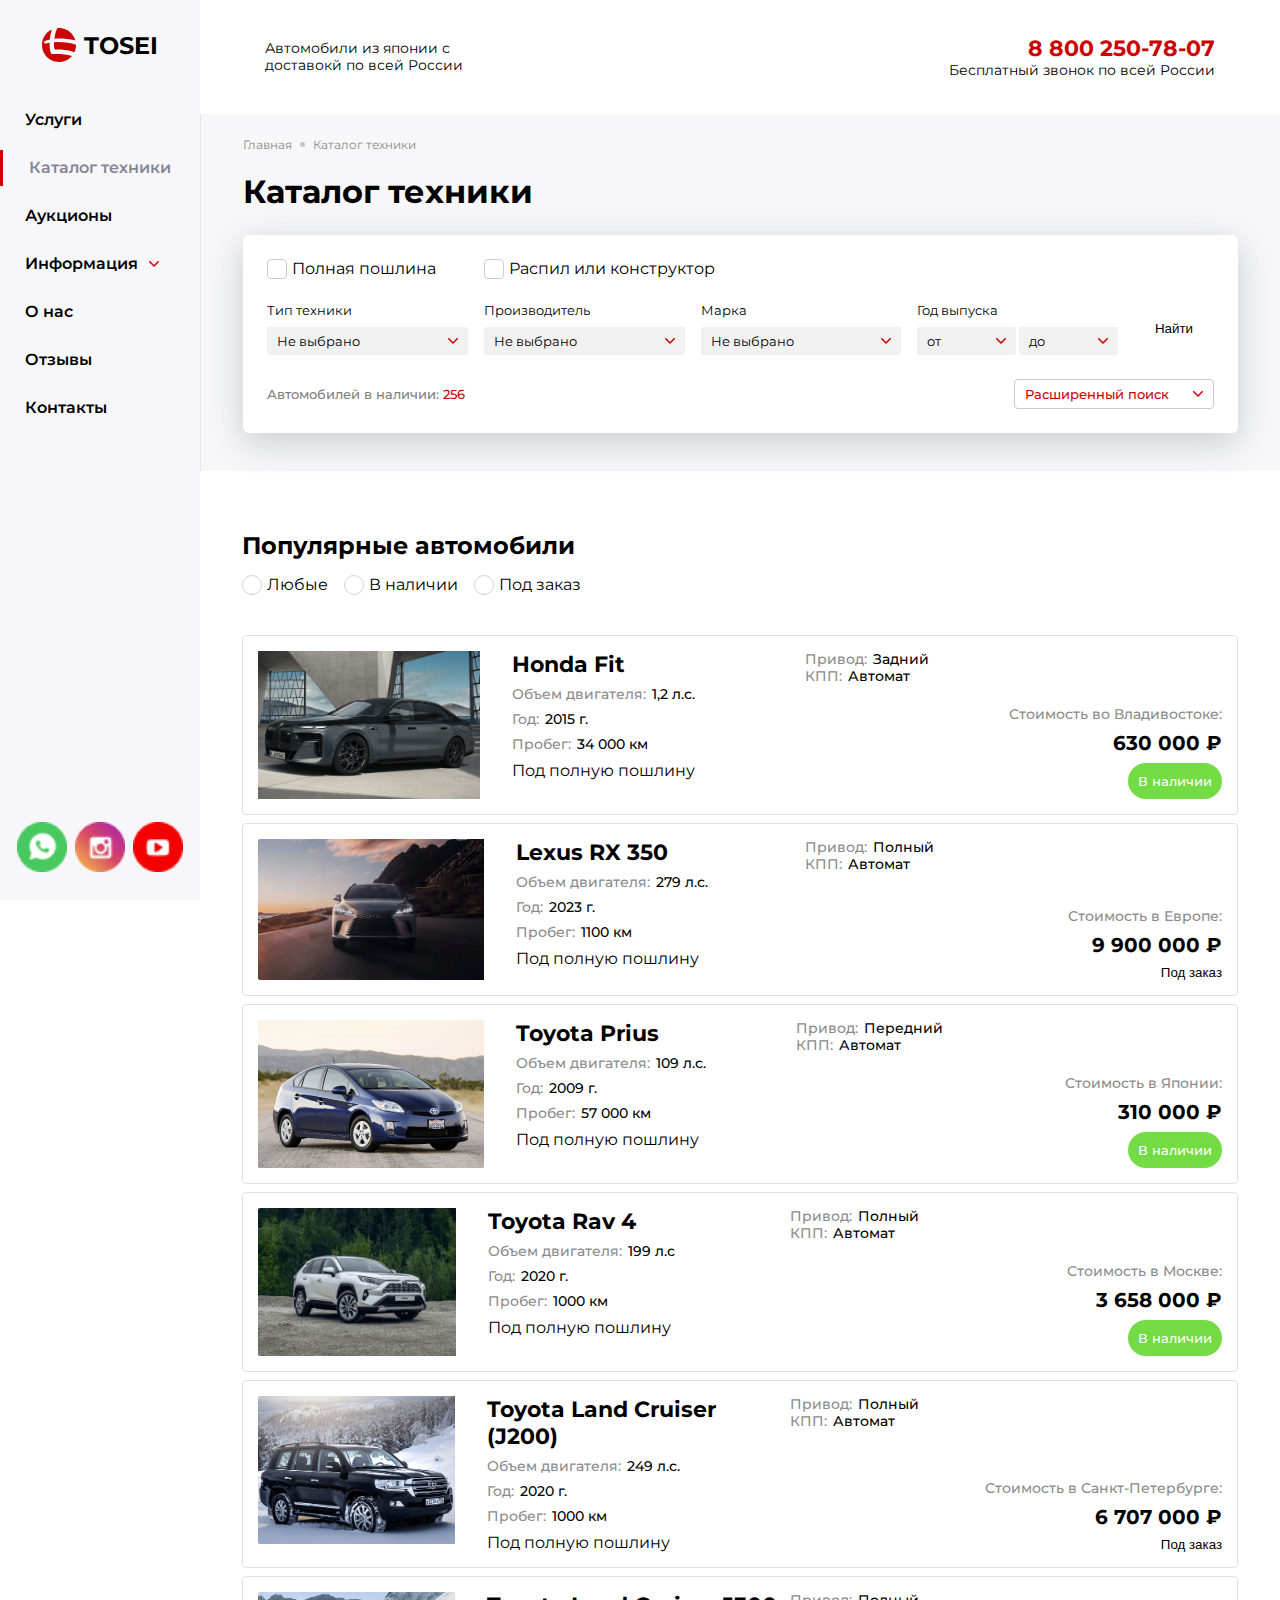
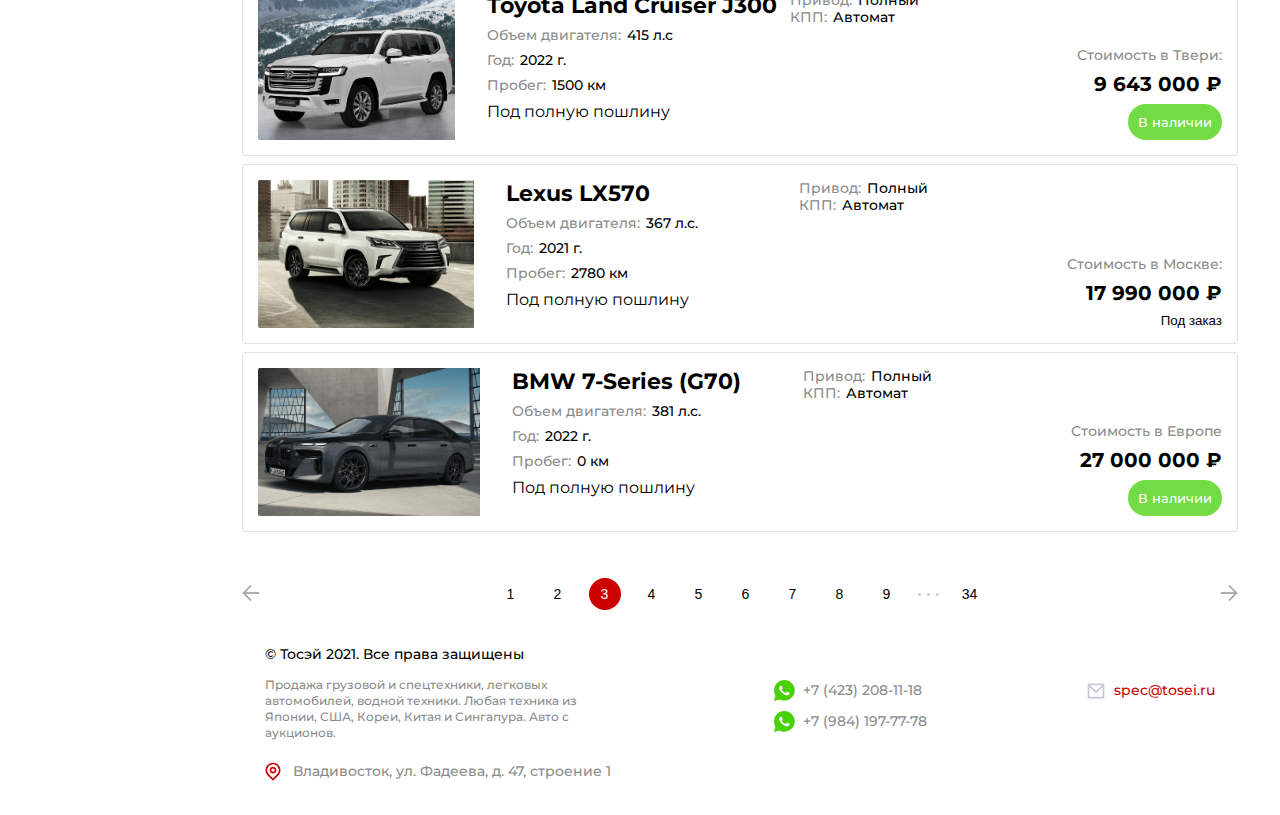
<file: catalog.html>
<!DOCTYPE html>
<html lang="ru">

<head>
    <meta charset="UTF-8">
    <meta http-equiv="X-UA-Compatible" content="IE=edge">
    <meta name="viewport" content="width=device-width, initial-scale=1.0">
    <title>Каталог техники</title>

    <link rel="preconnect" href="https://fonts.googleapis.com">
    <link rel="preconnect" href="https://fonts.gstatic.com" crossorigin>
    <link
        href="https://fonts.googleapis.com/css2?family=Inter:wght@400;600&family=Montserrat:wght@400;500;600;700&family=Roboto&display=swap"
        rel="stylesheet">

    <link rel="stylesheet" href="css/style.css">
</head>

<body>
    <aside class="aside">
        <a href="index.html" class="logo">
            <img class="logo__img" src="img/logo.svg" alt="">
            <span class="logo__text">Tosei</span>
        </a>

        <ul class="aside__list">
            <li class="aside__list-item">Услуги</li>
            <li class="aside__list-item aside__list-item--active">
                <a class="aside__list-link" href="catalog.html">Каталог техники</a>
            </li>
            <li class="aside__list-item">Аукционы</li>
            <li class="aside__list-item aside__list-item--arrow">
                Информация
                <img src="img/chevron.svg" alt="">
            </li>
            <li class="aside__list-item">О нас</li>
            <li class="aside__list-item">Отзывы</li>
            <li class="aside__list-item">
                <a class="aside__list-link" href="contact.html">Контакты</a>
            </li>
        </ul>

        <div class="aside__socials">
            <img src="img/socials-1.png" alt="">
            <img src="img/socials-2.png" alt="">
            <img src="img/socials-3.png" alt="">
        </div>
    </aside>

    <div class="inner">
        <header class="header">
            <p class="header__text">Автомобили из японии с <br> доставокй по всей России</p>

            <div class="header__info">
                <a class="phone--red" href="tel:88002507807">8 800 250-78-07</a>
                <p class="header__text">Бесплатный звонок по всей России</p>
            </div>
        </header>

        <section class="catalog">
            <div class="catalog__banner">
                <div class="breadcrumbs">
                    <span class="breadcrumbs__text">Главная</span>
                    <div class="breadcrumbs__circle"></div>
                    <span class="breadcrumbs__text">Каталог техники</span>
                </div>

                <h1 class="catalog__title">Каталог техники</h1>

                <div class="filter">
                    <form class="filter__form" action="#">
                        <div class="filter__row">
                            <div class="filter__checkbox">
                                <input class="filter__input" type="checkbox" id="checkbox_1">
                                <label class="filter__label" for="checkbox_1">Полная пошлина</label>
                            </div>

                            <div class="filter__checkbox">
                                <input class="filter__input" type="checkbox" id="checkbox_2">
                                <label class="filter__label" for="checkbox_2">Распил или конструктор</label>
                            </div>
                        </div>

                        <div class="filter__row filter__select-row">
                            <div class="filter__select">
                                <span class="filter__select-text">Тип техники</span>
                                <div class="filter__select-box">
                                    <span>Не выбрано</span>
                                    <img src="img/chevron.svg" alt="">
                                </div>
                            </div>

                            <div class="filter__select">
                                <span class="filter__select-text"> Производитель</span>
                                <div class="filter__select-box">
                                    <span>Не выбрано</span>
                                    <img src="img/chevron.svg" alt="">
                                </div>
                            </div>

                            <div class="filter__select">
                                <span class="filter__select-text">Марка</span>
                                <div class="filter__select-box">
                                    <span>Не выбрано</span>
                                    <img src="img/chevron.svg" alt="">
                                </div>
                            </div>

                            <div class="filter__select">
                                <span class="filter__select-text">Год выпуска</span>
                                <div class="filter__select-wrapper">
                                    <div class="filter__select-box">
                                        <span>от</span>
                                        <img src="img/chevron.svg" alt="">
                                    </div>
                                    <div class="filter__select-box">
                                        <span>до</span>
                                        <img src="img/chevron.svg" alt="">
                                    </div>
                                </div>
                            </div>

                            <button class="filter__btn">Найти</button>
                        </div>

                        <div class="filter__row">
                            <div class="filter__text">
                                Автомобилей в наличии: <span class="filter__text--accent">256</span>
                            </div>
                            <div class="filter__search-type">
                                <span>Расширенный поиск</span>
                                <img src="img/chevron.svg" alt="">
                            </div>
                        </div>
                    </form>
                </div>
            </div>

            <div class="catalog__wrapper">
                <div class="sort">
                    <h2 class="sort__title section-title">Популярные автомобили</h2>

                    <div class="sort__wrapper">
                        <div class="sort__radio">
                            <input class="sort__input" name="male" type="radio" id="radio_1">
                            <label class="sort__label" for="radio_1">Любые</label>
                        </div>

                        <div class="sort__radio">
                            <input class="sort__input" name="male" type="radio" id="radio_2">
                            <label class="sort__label" for="radio_2">В наличии</label>
                        </div>


                        <div class="sort__radio">
                            <input class="sort__input" name="male" type="radio" id="radio_3">
                            <label class="sort__label" for="radio_3">Под заказ</label>
                        </div>
                    </div>
                </div>

                <div class="popular">
                    <div class="popular__cars">
                        <img class="popular__img" src="img/bmw_7-series_picthers.png" alt="">
                        <div class="popular__info">
                            <h3 class="popular__title-cars">Honda Fit</h3>
                            <span class="popular__description">Объем двигателя: <p
                                    class="popular__description-information">
                                    1,2 л.с.</p></span>
                            <span class="popular__description">Год: <p class="popular__description-information">2015 г.
                                </p>
                            </span>
                            <span class="popular__description">Пробег: <p class="popular__description-information">34
                                    000 км
                                </p></span>
                            <span class="popular__description-information">Под полную пошлину</span>
                        </div>

                        <div class="popular__drive">
                            <span class="popular__description">Привод: <p class="popular__description-information">
                                    Задний
                                </p></span>
                            <span class="popular__description">КПП: <p class="popular__description-information">Автомат
                                </p>
                            </span>
                        </div>

                        <div class="popular__price">
                            <span class="popular__description">Стоимость во Владивостоке:</span>
                            <p class="popular__check">630 000 ₽</p>
                            <button class="popular__btn">В наличии</button>
                        </div>
                    </div>

                    <div class="popular__cars">
                        <img class="popular__img__update" src="img/lexus_rx_350_picthers.png" alt="">
                        <div class="popular__info">
                            <h3 class="popular__title-cars"> Lexus RX 350</h3>
                            <span class="popular__description">Объем двигателя: <p
                                    class="popular__description-information">
                                    279 л.с.</p></span>
                            <span class="popular__description">Год: <p class="popular__description-information">2023 г.
                                </p>
                            </span>
                            <span class="popular__description">Пробег: <p class="popular__description-information">1100

                                    км</p></span>
                            <span class="popular__description-information">Под полную пошлину</span>
                        </div>

                        <div class="popular__drive">
                            <span class="popular__description">Привод: <p class="popular__description-information">
                                    Полный
                                </p></span>
                            <span class="popular__description">КПП: <p class="popular__description-information">Автомат
                                </p>
                            </span>
                        </div>

                        <div class="popular__price">
                            <span class="popular__description">Стоимость в Европе:</span>
                            <p class="popular__check">9 900 000 ₽</p>
                            <button class="popular__btn-second">Под заказ</button>
                        </div>
                    </div>

                    <div class="popular__cars">
                        <img class="popular__img" src="img/car-3.png" alt="">
                        <div class="popular__info">
                            <h3 class="popular__title-cars">Toyota Prius</h3>
                            <span class="popular__description">Объем двигателя: <p
                                    class="popular__description-information">
                                    109 л.с.</p></span>
                            <span class="popular__description">Год: <p class="popular__description-information">2009 г.
                                </p>
                            </span>
                            <span class="popular__description">Пробег: <p class="popular__description-information">57
                                    000 км
                                </p></span>
                            <span class="popular__description-information">Под полную пошлину</span>
                        </div>

                        <div class="popular__drive">
                            <span class="popular__description">Привод: <p class="popular__description-information">
                                    Передний
                                </p></span>
                            <span class="popular__description">КПП: <p class="popular__description-information">Автомат
                                </p>
                            </span>
                        </div>

                        <div class="popular__price">
                            <span class="popular__description">Стоимость в Японии:</span>
                            <p class="popular__check">310 000 ₽</p>
                            <button class="popular__btn">В наличии</button>
                        </div>
                    </div>

                    <div class="popular__cars">
                        <img class="popular__img__update" src="img/toyota_rav4.png" alt="">
                        <div class="popular__info">
                            <h3 class="popular__title-cars">Toyota Rav 4</h3>
                            <span class="popular__description">Объем двигателя: <p
                                    class="popular__description-information">
                                    199 л.с</p></span>
                            <span class="popular__description">Год: <p class="popular__description-information">2020 г.
                                </p>
                            </span>
                            <span class="popular__description">Пробег: <p class="popular__description-information">
                                    1000 км
                                </p></span>
                            <span class="popular__description-information">Под полную пошлину</span>
                        </div>

                        <div class="popular__drive">
                            <span class="popular__description">Привод: <p class="popular__description-information">
                                    Полный
                                </p></span>
                            <span class="popular__description">КПП: <p class="popular__description-information">Автомат
                                </p>
                            </span>
                        </div>

                        <div class="popular__price">
                            <span class="popular__description">Стоимость в Москве:</span>
                            <p class="popular__check">3 658 000 ₽</p>
                            <button class="popular__btn">В наличии</button>
                        </div>
                    </div>

                    <div class="popular__cars">
                        <img class="popular__img__update" src="img/toyota_land_cruiser_picthers.png" alt="">
                        <div class="popular__info">
                            <h3 class="popular__title-cars">Toyota Land Cruiser (J200)</h3>
                            <span class="popular__description">Объем двигателя: <p
                                    class="popular__description-information">
                                    249 л.с.</p></span>
                            <span class="popular__description">Год: <p class="popular__description-information">2020 г.
                                </p>
                            </span>
                            <span class="popular__description">Пробег: <p class="popular__description-information">1000
                                    км</p></span>
                            <span class="popular__description-information">Под полную пошлину</span>
                        </div>

                        <div class="popular__drive">
                            <span class="popular__description">Привод: <p class="popular__description-information">
                                    Полный
                                </p></span>
                            <span class="popular__description">КПП: <p class="popular__description-information">Автомат
                                </p>
                            </span>
                        </div>

                        <div class="popular__price">
                            <span class="popular__description">Стоимость в Санкт-Петербурге:</span>
                            <p class="popular__check">6 707 000 ₽</p>
                            <button class="popular__btn-second">Под заказ</button>
                        </div>
                    </div>

                    <div class="popular__cars">
                        <img class="popular__img__update" src="img/_toyota_land_cruiser_300_pitchers.png" alt="">
                        <div class="popular__info">
                            <h3 class="popular__title-cars">Toyota Land Cruiser J300</h3>
                            <span class="popular__description">Объем двигателя: <p
                                    class="popular__description-information">
                                    415 л.с</p></span>
                            <span class="popular__description">Год: <p class="popular__description-information">2022 г.
                                </p>
                            </span>
                            <span class="popular__description">Пробег: <p class="popular__description-information">
                                    1500 км
                                </p></span>
                            <span class="popular__description-information">Под полную пошлину</span>
                        </div>

                        <div class="popular__drive">
                            <span class="popular__description">Привод: <p class="popular__description-information">
                                    Полный
                                </p></span>
                            <span class="popular__description">КПП: <p class="popular__description-information">Автомат
                                </p>
                            </span>
                        </div>

                        <div class="popular__price">
                            <span class="popular__description">Стоимость в Твери:</span>
                            <p class="popular__check">9 643 000 ₽</p>
                            <button class="popular__btn">В наличии</button>
                        </div>
                    </div>
                    <div class="popular__cars">
                        <img class="popular__img__update" src="img/lexus_570_picthers.png" alt="">
                        <div class="popular__info">
                            <h3 class="popular__title-cars">Lexus LX570</h3>
                            <span class="popular__description">Объем двигателя: <p
                                    class="popular__description-information">
                                    367 л.с.</p></span>
                            <span class="popular__description">Год: <p class="popular__description-information">2021 г.
                                </p>
                            </span>
                            <span class="popular__description">Пробег: <p class="popular__description-information">
                                    2780
                                    км</p></span>
                            <span class="popular__description-information">Под полную пошлину</span>
                        </div>

                        <div class="popular__drive">
                            <span class="popular__description">Привод: <p class="popular__description-information">
                                    Полный
                                </p></span>
                            <span class="popular__description">КПП: <p class="popular__description-information">Автомат
                                </p>
                            </span>
                        </div>

                        <div class="popular__price">
                            <span class="popular__description">Стоимость в Москве:</span>
                            <p class="popular__check">17 990 000 ₽</p>
                            <button class="popular__btn-second">Под заказ</button>
                        </div>
                    </div>

                    <div class="popular__cars">
                        <img class="popular__img__update" src="img/bmw_7-series_picthers.png" alt="">
                        <div class="popular__info">
                            <h3 class="popular__title-cars">BMW 7-Series (G70)</h3>
                            <span class="popular__description">Объем двигателя: <p
                                    class="popular__description-information">
                                    381 л.с.</p></span>
                            <span class="popular__description">Год: <p class="popular__description-information">2022 г.
                                </p>
                            </span>
                            <span class="popular__description">Пробег: <p class="popular__description-information">
                                    0 км
                                </p></span>
                            <span class="popular__description-information">Под полную пошлину</span>
                        </div>

                        <div class="popular__drive">
                            <span class="popular__description">Привод: <p class="popular__description-information">
                                    Полный
                                </p></span>
                            <span class="popular__description">КПП: <p class="popular__description-information">Автомат
                                </p>
                            </span>
                        </div>

                        <div class="popular__price">
                            <span class="popular__description">Стоимость в Европе</span>
                            <p class="popular__check">27 000 000 ₽</p>
                            <button class="popular__btn">В наличии</button>
                        </div>
                    </div>
                </div>
            </div>
        </section>

        <div class="pagination">
            <button class="pagination__prev">
                <img src="img/prev.svg" alt="prev button">
            </button>

            <div class="pagination__wrap">
                <button class="pagination__page">
                    1
                </button>
                <button class="pagination__page">
                    2
                </button>
                <button class="pagination__page pagination__page--active">
                    3
                </button>
                <button class="pagination__page">
                    4
                </button>
                <button class="pagination__page">
                    5
                </button>
                <button class="pagination__page">
                    6
                </button>
                <button class="pagination__page">
                    7
                </button>
                <button class="pagination__page">
                    8
                </button>
                <button class="pagination__page">
                    9
                </button>
                <div class="pagination__hide">
                    <div class="pagination__hide-dot"></div>
                    <div class="pagination__hide-dot"></div>
                    <div class="pagination__hide-dot"></div>
                </div>
                <button class="pagination__page">
                    34
                </button>
            </div>

            <button class="pagination__next">
                <img src="img/next.svg" alt="next button">
            </button>

        </div>

        <footer class="footer">
            <h2 class="footer__title">
                © Тосэй 2021. Все права защищены
            </h2>

            <div class="footer__row">
                <div class="footer__col">
                    <p class="footer__desc">Продажа грузовой и спецтехники, легковых автомобилей, водной техники. Любая
                        техника из Японии, США, Кореи, Китая и Сингапура. Авто с аукционов.</p>
                    <p class="footer__text">
                        <img src="img/map.svg" alt="">
                        Владивосток, ул. Фадеева, д. 47, строение 1
                    </p>
                </div>

                <div class="connection__col">
                    <div class="connection__info">
                        <img src="img/watchsap.svg" alt="">

                        <a class="connection__tel" href="tel:88002507807">+7 (423) 208-11-18</a>
                    </div>

                    <div class="connection__info">
                        <img src="img/watchsap.svg" alt="">

                        <a class="connection__tel" href="tel:88002507807">+7 (984) 197-77-78</a>
                    </div>
                </div>

                <div class="connection__col">
                    <div class="connection__info">
                        <img src="img/mail-line.svg" alt="">

                        <a class="connection__mail" href="mailto:spec@toseiru">spec@tosei.ru</a>
                    </div>
                </div>
            </div>

        </footer>
    </div>

</body>

</html>
</file>
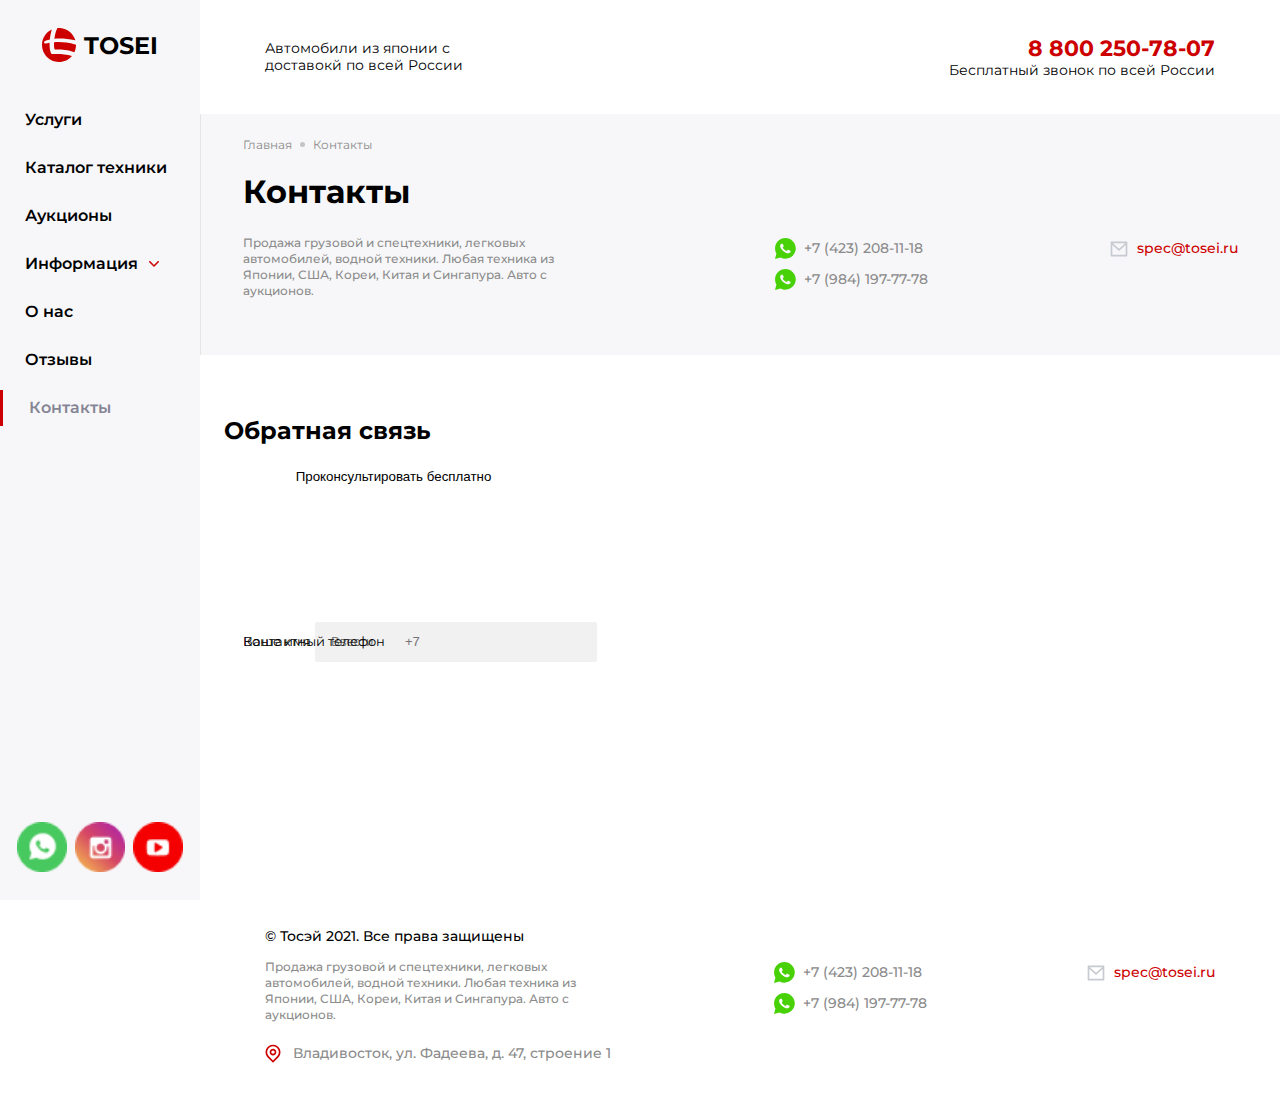
<file: contact.html>
<!DOCTYPE html>
<html lang="ru">

<head>
    <meta charset="UTF-8">
    <meta http-equiv="X-UA-Compatible" content="IE=edge">
    <meta name="viewport" content="width=device-width, initial-scale=1.0">
    <title>Контакты</title>

    <link rel="preconnect" href="https://fonts.googleapis.com">
    <link rel="preconnect" href="https://fonts.gstatic.com" crossorigin>
    <link
        href="https://fonts.googleapis.com/css2?family=Inter:wght@400;600&family=Montserrat:wght@400;500;600;700&family=Roboto&display=swap"
        rel="stylesheet">

    <link rel="stylesheet" href="css/style.css">
</head>

<body>
    <aside class="aside">
        <a href="index.html" class="logo">
            <img class="logo__img" src="img/logo.svg" alt="">
            <span class="logo__text">Tosei</span>
        </a>

        <ul class="aside__list">
            <li class="aside__list-item">Услуги</li>
            <li class="aside__list-item">
                <a class="aside__list-link" href="catalog.html">Каталог техники</a>
            </li>
            <li class="aside__list-item">Аукционы</li>
            <li class="aside__list-item aside__list-item--arrow">
                Информация
                <img src="img/chevron.svg" alt="">
            </li>
            <li class="aside__list-item">О нас</li>
            <li class="aside__list-item">Отзывы</li>
            <li class="aside__list-item aside__list-item--active">
                <a class="aside__list-link" href="contact.html">Контакты</a>
            </li>
        </ul>

        <div class="aside__socials">
            <img src="img/socials-1.png" alt="">
            <img src="img/socials-2.png" alt="">
            <img src="img/socials-3.png" alt="">
        </div>
    </aside>

    <div class="inner">
        <header class="header">
            <p class="header__text">Автомобили из японии с <br> доставокй по всей России</p>

            <div class="header__info">
                <a class="phone--red" href="tel:88002507807">8 800 250-78-07</a>
                <p class="header__text">Бесплатный звонок по всей России</p>
            </div>
        </header>

        <section class="contact">
            <div class="catalog__banner">
                <div class="breadcrumbs">
                    <span class="breadcrumbs__text">Главная</span>
                    <div class="breadcrumbs__circle"></div>
                    <span class="breadcrumbs__text">Контакты</span>
                </div>

                <h1 class="catalog__title">Контакты</h1>

                <div class="footer__row">
                    <div class="footer__col">
                        <p class="footer__desc">Продажа грузовой и спецтехники, легковых автомобилей, водной техники. Любая
                            техника из Японии, США, Кореи, Китая и Сингапура. Авто с аукционов.</p>
                    </div>
    
                    <div class="connection__col">
                        <div class="connection__info">
                            <img src="img/watchsap.svg" alt="">
    
                            <a class="connection__tel" href="tel:88002507807">+7 (423) 208-11-18</a>
                        </div>
    
                        <div class="connection__info">
                            <img src="img/watchsap.svg" alt="">
    
                            <a class="connection__tel" href="tel:88002507807">+7 (984) 197-77-78</a>
                        </div>
                    </div>
    
                    <div class="connection__col">
                        <div class="connection__info">
                            <img src="img/mail-line.svg" alt="">
    
                            <a class="connection__mail" href="mailto:spec@toseiru">spec@tosei.ru</a>
                        </div>
                    </div>
                </div>
            </div>
        </section>

        <section class="connect">
            <div class="connect__info">
                <h2 class="connect__title section-title">Обратная связь</h2>

                <div class="connect__form">
                    <div class="connect__row">
                        <label class="connect__label" for="name">Ваше имя</label>
                        <input class="connect__input" type="text" id="name" placeholder="Ввести">
                    </div>

                    <div class="connect__row">
                        <label class="connect__label" for="tel">Контактный телефон</label>
                        <input class="connect__input" type="text" id="tel" placeholder="+7">
                    </div>

                    <button class="connect__btn">Проконсультировать бесплатно</button>
                </div>

                <connect
                    src="https://yandex.ru/map-widget/v1/?um=constructor%3A15d13a18431422d0faf1a1680b70abe32431bb3c1ddd614f6cec611700c01cd3&amp;source=constructor"
                    frameborder="0">
                </connect>
            </div>
        </section>

        <footer class="footer">
            <h2 class="footer__title">
                © Тосэй 2021. Все права защищены
            </h2>

            <div class="footer__row">
                <div class="footer__col">
                    <p class="footer__desc">Продажа грузовой и спецтехники, легковых автомобилей, водной техники. Любая
                        техника из Японии, США, Кореи, Китая и Сингапура. Авто с аукционов.</p>
                    <p class="footer__text">
                        <img src="img/map.svg" alt="">
                        Владивосток, ул. Фадеева, д. 47, строение 1
                    </p>
                </div>

                <div class="connection__col">
                    <div class="connection__info">
                        <img src="img/watchsap.svg" alt="">

                        <a class="connection__tel" href="tel:88002507807">+7 (423) 208-11-18</a>
                    </div>

                    <div class="connection__info">
                        <img src="img/watchsap.svg" alt="">

                        <a class="connection__tel" href="tel:88002507807">+7 (984) 197-77-78</a>
                    </div>
                </div>

                <div class="connection__col">
                    <div class="connection__info">
                        <img src="img/mail-line.svg" alt="">

                        <a class="connection__mail" href="mailto:spec@toseiru">spec@tosei.ru</a>
                    </div>
                </div>
            </div>

        </footer>
    </div>
</body>
</file>
<file: css/style.css>
* {
  -webkit-box-sizing: border-box;
          box-sizing: border-box;
  margin: 0;
  padding: 0;
}

body {
  font-family: "Montserrat", "sans-serif";
}

img {
  max-width: 100%;
  -o-object-fit: contain;
     object-fit: contain;
}

button {
  cursor: pointer;
  border: none;
  background: none;
  padding: 0;
}

.wrapper {
  margin: 0 auto;
  padding: 0 40px;
  max-width: 1030px;
}
@media (max-width: 768px) {
  .wrapper {
    max-width: 540px;
  }
}

@media screen and (min-width: 921px) {
  .inner {
    padding-left: 200px;
  }
}

.phone--red {
  color: #cd0000;
  font-weight: 700;
  font-size: 22px;
  line-height: 27px;
  text-decoration: none;
}

.section-title {
  color: #000000;
  font-weight: 700;
  font-size: 24px;
  line-height: 29px;
}

.btn--red {
  cursor: pointer;
  border: none;
  border-radius: 4px;
  background: #cd0000;
  padding: 6px 16px;
  color: #ffffff;
  font-weight: 500;
  font-size: 14px;
  line-height: 20px;
}

.logo {
  display: -webkit-box;
  display: -ms-flexbox;
  display: flex;
  -webkit-box-pack: center;
      -ms-flex-pack: center;
          justify-content: center;
  -webkit-box-align: center;
      -ms-flex-align: center;
          align-items: center;
  gap: 8px;
  margin-bottom: 40px;
  text-decoration: none;
}
.logo__text {
  color: #000000;
  font-weight: 700;
  font-size: 24px;
  line-height: 29px;
  text-transform: uppercase;
}

.banner {
  position: relative;
  background: url(../img/banner-bg.jpg) no-repeat center center/cover;
  padding: 53px 0 161px;
}
.banner__title {
  color: #ffffff;
  font-weight: 700;
  font-size: 42px;
  line-height: 51px;
  text-align: center;
}
.banner__filter {
  position: absolute;
  right: 40px;
  bottom: 0;
  left: 40px;
  -webkit-transform: translateY(50%);
      -ms-transform: translateY(50%);
          transform: translateY(50%);
}
@media screen and (max-width: 921px) {
  .banner__filter {
    position: relative;
    right: 0;
    left: 0;
  }
}

.advantage {
  padding-bottom: 18px;
}
.advantage__title {
  display: -webkit-box;
  display: -ms-flexbox;
  display: flex;
  -webkit-box-pack: center;
      -ms-flex-pack: center;
          justify-content: center;
  -webkit-box-align: center;
      -ms-flex-align: center;
          align-items: center;
  margin: 0;
  padding: 70px 0 28px 0;
}
.advantage__row {
  display: -webkit-box;
  display: -ms-flexbox;
  display: flex;
  -ms-flex-wrap: wrap;
      flex-wrap: wrap;
  gap: 50px;
}
.advantage__years {
  display: -webkit-box;
  display: -ms-flexbox;
  display: flex;
  -webkit-box-flex: 1;
      -ms-flex: 1 0 45%;
          flex: 1 0 45%;
  -webkit-box-orient: vertical;
  -webkit-box-direction: normal;
      -ms-flex-direction: column;
          flex-direction: column;
  -webkit-box-align: start;
      -ms-flex-align: start;
          align-items: flex-start;
  gap: 10px;
}

.reviews__head {
  display: -webkit-box;
  display: -ms-flexbox;
  display: flex;
  -webkit-box-pack: center;
      -ms-flex-pack: center;
          justify-content: center;
  -webkit-box-align: center;
      -ms-flex-align: center;
          align-items: center;
}
.reviews__row {
  display: -webkit-box;
  display: -ms-flexbox;
  display: flex;
  -ms-flex-wrap: wrap;
      flex-wrap: wrap;
  -webkit-box-pack: justify;
      -ms-flex-pack: justify;
          justify-content: space-between;
  gap: 16px;
  padding: 50px 0 50px 0;
}
.reviews__star {
  display: -webkit-box;
  display: -ms-flexbox;
  display: flex;
  -webkit-box-flex: 1;
      -ms-flex: 1 0 auto;
          flex: 1 0 auto;
  -webkit-box-orient: vertical;
  -webkit-box-direction: normal;
      -ms-flex-direction: column;
          flex-direction: column;
}
.reviews__video-wrap {
  position: relative;
  margin-bottom: 16px;
}
.reviews__video {
  cursor: pointer;
  width: 100%;
  height: 134px;
  -o-object-fit: cover;
     object-fit: cover;
}
.reviews__start {
  position: absolute;
  top: 50%;
  left: 50%;
  -webkit-transform: translate(-50%, -50%);
      -ms-transform: translate(-50%, -50%);
          transform: translate(-50%, -50%);
  width: 40px;
  height: 40px;
}
.reviews__img {
  max-width: 72px;
}
.reviews__title {
  color: #000000;
  font-weight: 700;
  font-size: 14px;
  line-height: 17px;
}
.reviews__text {
  color: #8b8b8b;
  font-weight: 500;
  font-size: 14px;
  line-height: 140%;
}

.buy {
  display: -webkit-box;
  display: -ms-flexbox;
  display: flex;
  gap: 41px;
  padding: 33px 40px 71px;
}
@media screen and (max-width: 768px) {
  .buy__img {
    display: none;
  }
}
.buy__content {
  display: -webkit-box;
  display: -ms-flexbox;
  display: flex;
  -webkit-box-orient: vertical;
  -webkit-box-direction: normal;
      -ms-flex-direction: column;
          flex-direction: column;
  -webkit-box-pack: center;
      -ms-flex-pack: center;
          justify-content: center;
  gap: 35px;
}
.buy__row {
  display: -webkit-box;
  display: -ms-flexbox;
  display: flex;
  -ms-flex-wrap: wrap;
      flex-wrap: wrap;
  gap: 56px;
}
.buy__icon {
  margin-bottom: 17px;
}
.buy__icon--first {
  opacity: 0.3;
  margin-bottom: 17px;
}
.buy__head {
  margin-bottom: 8px;
}
.buy__text {
  color: #8b8b8b;
  font-weight: 500;
  font-size: 12px;
  line-height: 15px;
}
.buy__info {
  display: -webkit-box;
  display: -ms-flexbox;
  display: flex;
  -webkit-box-flex: 1;
      -ms-flex: 1 1 220px;
          flex: 1 1 220px;
  -webkit-box-orient: vertical;
  -webkit-box-direction: normal;
      -ms-flex-direction: column;
          flex-direction: column;
  -webkit-box-align: start;
      -ms-flex-align: start;
          align-items: flex-start;
}
.buy__info--contact {
  -webkit-box-pack: center;
      -ms-flex-pack: center;
          justify-content: center;
  -webkit-box-align: center;
      -ms-flex-align: center;
          align-items: center;
  border: 1px dashed #cd0000;
  border-radius: 9px;
  padding: 25px;
  text-align: center;
}
.buy__info--contact .buy__img {
  margin-bottom: 0;
}
.buy__head {
  font-weight: 700;
}

.review__row {
  display: -webkit-box;
  display: -ms-flexbox;
  display: flex;
  -ms-flex-wrap: wrap;
      flex-wrap: wrap;
  -webkit-box-pack: justify;
      -ms-flex-pack: justify;
          justify-content: space-between;
  gap: 16px;
  padding: 23px 0 34px 0;
}
.review__title {
  margin: 12px 0 8px;
  font-size: 16px;
  line-height: 20px;
}
.review__text {
  display: -webkit-box;
  display: -ms-flexbox;
  display: flex;
  -webkit-box-align: center;
      -ms-flex-align: center;
          align-items: center;
  gap: 12px;
  color: #8b8b8b;
  font-weight: 500;
  font-size: 12px;
  line-height: 15px;
}

.connection {
  display: -webkit-box;
  display: -ms-flexbox;
  display: flex;
  -webkit-box-orient: vertical;
  -webkit-box-direction: normal;
      -ms-flex-direction: column;
          flex-direction: column;
  gap: 15px;
  padding: 47px 40px 37px;
}
.connection__text {
  font-weight: 500;
  font-size: 18px;
  line-height: 31px;
}
.connection__row {
  display: -webkit-box;
  display: -ms-flexbox;
  display: flex;
  -ms-flex-wrap: wrap;
      flex-wrap: wrap;
  gap: 70px;
}
.connection__col {
  display: -webkit-box;
  display: -ms-flexbox;
  display: flex;
  -webkit-box-orient: vertical;
  -webkit-box-direction: normal;
      -ms-flex-direction: column;
          flex-direction: column;
  gap: 4px;
}
.connection__info {
  display: -webkit-box;
  display: -ms-flexbox;
  display: flex;
  -webkit-box-align: center;
      -ms-flex-align: center;
          align-items: center;
  gap: 8px;
}
.connection__phone {
  display: -webkit-box;
  display: -ms-flexbox;
  display: flex;
  -webkit-box-align: center;
      -ms-flex-align: center;
          align-items: center;
}
.connection__tel {
  color: #8b8b8b;
  font-weight: 500;
  font-size: 14px;
  line-height: 27px;
  text-decoration: none;
}
.connection__mail {
  color: #cd0000;
  font-weight: 500;
  font-size: 14px;
  line-height: 27px;
  text-decoration: none;
}

.connect {
  position: relative;
  margin-top: 37px;
  height: 500px;
}
.connect__row {
  position: absolute;
  top: 50%;
  left: 43px;
  -webkit-transform: translate(0, -50%);
      -ms-transform: translate(0, -50%);
          transform: translate(0, -50%);
  z-index: 1;
  width: 387px;
}
@media screen and (max-width: 921px) {
  .connect__row {
    right: 0;
    left: 0;
    margin: 0 auto;
  }
}
.connect__block {
  -webkit-box-shadow: 0px 9px 34px rgba(58, 68, 83, 0.24);
          box-shadow: 0px 9px 34px rgba(58, 68, 83, 0.24);
  border-radius: 6px;
  background: #fff;
  padding: 24px;
}
.connect__title {
  margin-bottom: 24px;
  color: #000000;
  font-weight: 700;
  font-size: 24px;
  line-height: 29px;
}
.connect__form {
  display: -webkit-box;
  display: -ms-flexbox;
  display: flex;
  display: grid;
  row-gap: 16px;
  -webkit-box-orient: vertical;
  -webkit-box-direction: normal;
      -ms-flex-direction: column;
          flex-direction: column;
  gap: 16px;
}
.connect__field {
  display: grid;
  row-gap: 9px;
}
.connect__info {
  background-color: #ffffff;
  padding: 24px;
  max-width: 387px;
}
.connect__label {
  color: #000000;
  font-size: 13px;
  line-height: 16px;
}
.connect__input {
  border: none;
  border-radius: 2px;
  background-color: #f1f1f1;
  padding: 12px 16px;
  color: #7A7A7A;
  font-weight: 400;
  font-size: 13px;
  line-height: 16px;
}
.connect .btn--red {
  padding: 12px 16px;
}
.connect__map {
  position: absolute;
  top: 0;
  left: 0;
  width: 100%;
  height: 100%;
}
.connect__map iframe {
  height: 100%;
}

.catalog__banner {
  margin-bottom: 37px;
  -webkit-box-shadow: -1px 0px 0px #E5E5EF;
          box-shadow: -1px 0px 0px #E5E5EF;
  border-left: 1px solid #E5E5E5;
  background: #f7f7f9;
  padding: 23px 42px 38px;
}
.catalog__wrapper {
  padding: 23px 42px 38px;
}
.catalog__title {
  margin-bottom: 24px;
  color: #000000;
  font-weight: 700;
  font-size: 32px;
  line-height: 39px;
}
.catalog .popular {
  padding: 0;
}

.aside {
  display: -webkit-box;
  display: -ms-flexbox;
  display: flex;
  position: fixed;
  -webkit-box-orient: vertical;
  -webkit-box-direction: normal;
      -ms-flex-direction: column;
          flex-direction: column;
  background-color: #f7f7f9;
  padding: 28px 0;
  width: 100%;
  max-width: 200px;
  height: 100vh;
}
.aside.active {
  display: -webkit-box;
  display: -ms-flexbox;
  display: flex;
  -webkit-transform: translateX(0);
      -ms-transform: translateX(0);
          transform: translateX(0);
}
.aside::before {
  position: absolute;
  top: 0;
  right: 0;
  bottom: 0;
  left: 0;
  -webkit-transform: translateX(-100%);
      -ms-transform: translateX(-100%);
          transform: translateX(-100%);
  background-color: rgba(0, 0, 0, 0.8);
  pointer-events: none;
  content: "";
}
@media screen and (max-width: 920px) {
  .aside {
    display: none;
    right: 0;
    -webkit-transform: translateX(100%);
        -ms-transform: translateX(100%);
            transform: translateX(100%);
    z-index: 3;
    padding-top: 96px;
    width: 40%;
    max-width: unset;
  }
}
@media screen and (max-width: 768px) {
  .aside {
    width: 70%;
  }
}
.aside__list {
  display: -webkit-box;
  display: -ms-flexbox;
  display: flex;
  -webkit-box-flex: 1;
      -ms-flex-positive: 1;
          flex-grow: 1;
  -webkit-box-orient: vertical;
  -webkit-box-direction: normal;
      -ms-flex-direction: column;
          flex-direction: column;
  gap: 12px;
}
.aside__list-item {
  cursor: pointer;
  margin-left: -1px;
  padding: 8px 26px;
  color: #000000;
  font-weight: 600;
  font-size: 16px;
  line-height: 20px;
  list-style-type: none;
}
@media screen and (max-width: 920px) {
  .aside__list-item {
    padding: 12px 45px;
  }
}
.aside__list-item:hover {
  color: #858594;
}
.aside__list-item--active {
  border-left: 4px solid #cd0000;
}
.aside__list-item--active .aside__list-link {
  color: #858594;
}
.aside__list-item--arrow {
  display: -webkit-box;
  display: -ms-flexbox;
  display: flex;
  -webkit-box-align: center;
      -ms-flex-align: center;
          align-items: center;
  gap: 11px;
}
.aside__list-link {
  color: inherit;
  text-decoration: none;
}
.aside__socials {
  display: -webkit-box;
  display: -ms-flexbox;
  display: flex;
  -webkit-box-pack: center;
      -ms-flex-pack: center;
          justify-content: center;
  gap: 8px;
}
.aside__socials img {
  width: 50px;
  height: 50px;
}
@media screen and (max-width: 920px) {
  .aside .logo {
    display: none;
  }
}

.breadcrumbs {
  display: -webkit-box;
  display: -ms-flexbox;
  display: flex;
  -webkit-box-align: center;
      -ms-flex-align: center;
          align-items: center;
  gap: 8px;
  margin-bottom: 20px;
}
.breadcrumbs__text {
  color: #8b8b8b;
  font-size: 12px;
  line-height: 15px;
}
.breadcrumbs__circle {
  border-radius: 50%;
  background-color: #c4c4c4;
  width: 5px;
  height: 5px;
}

.filter {
  margin: 0 auto;
  -webkit-box-shadow: 0px 9px 34px rgba(58, 68, 83, 0.24);
          box-shadow: 0px 9px 34px rgba(58, 68, 83, 0.24);
  border-radius: 6px;
  background-color: #ffffff;
  padding: 24px;
  max-width: 1030px;
}
.filter__form {
  display: -webkit-box;
  display: -ms-flexbox;
  display: flex;
  -webkit-box-orient: vertical;
  -webkit-box-direction: normal;
      -ms-flex-direction: column;
          flex-direction: column;
  -ms-flex-wrap: wrap;
      flex-wrap: wrap;
  gap: 24px;
}
.filter__row {
  display: -webkit-box;
  display: -ms-flexbox;
  display: flex;
  -ms-flex-wrap: wrap;
      flex-wrap: wrap;
  -webkit-box-align: center;
      -ms-flex-align: center;
          align-items: center;
  gap: 16px;
}
.filter__select-row {
  display: grid;
  grid-template-columns: repeat(4, 1fr) 80px;
}
@media screen and (max-width: 921px) {
  .filter__select-row {
    grid-template-columns: repeat(1, 1fr);
  }
}
.filter__row-container {
  display: -webkit-box;
  display: -ms-flexbox;
  display: flex;
  -webkit-box-pack: justify;
      -ms-flex-pack: justify;
          justify-content: space-between;
  width: 100%;
}
.filter__checkbox {
  position: relative;
}
.filter__checkbox:not(:last-child) {
  margin-right: 32px;
}
.filter__input {
  position: absolute;
  -webkit-appearance: none;
     -moz-appearance: none;
          appearance: none;
}
.filter__label {
  cursor: pointer;
  padding-left: 25px;
  font-size: 1rem;
}
.filter__label::before {
  display: block;
  position: absolute;
  top: 0;
  left: 0;
  z-index: 1;
  -webkit-transition: background-color 0.5s linear, border 0.5s linear;
  transition: background-color 0.5s linear, border 0.5s linear;
  border: 1px solid #ccc;
  border-radius: 4px;
  background-color: white;
  width: 18px;
  height: 18px;
  content: "";
}
.filter__label::after {
  display: block;
  position: absolute;
  top: 4px;
  left: 4px;
  opacity: 0;
  z-index: 2;
  -webkit-transition: opacity 0.5s linear;
  transition: opacity 0.5s linear;
  background: url("/img/Icon.svg") no-repeat;
  background-size: 12px 12px;
  width: 12px;
  height: 12px;
  content: "";
}
.filter__input:checked + .filter__label:before {
  border-color: #cd0000;
  background-color: #cd0000;
}
.filter__input:checked + .filter__label:after {
  opacity: 1;
}
.filter__select {
  display: -webkit-box;
  display: -ms-flexbox;
  display: flex;
  -webkit-box-orient: vertical;
  -webkit-box-direction: normal;
      -ms-flex-direction: column;
          flex-direction: column;
  gap: 9px;
}
.filter__select-text {
  color: #000000;
  font-size: 13px;
  line-height: 16px;
}
.filter__select-box {
  display: -webkit-box;
  display: -ms-flexbox;
  display: flex;
  -webkit-box-pack: justify;
      -ms-flex-pack: justify;
          justify-content: space-between;
  cursor: pointer;
  border-radius: 2px;
  background-color: #f1f1f1;
  padding: 6px 10px;
  width: 100%;
  width: 100%;
  color: #000000;
  font-size: 13px;
  line-height: 16px;
}
.filter__search-type {
  display: -webkit-box;
  display: -ms-flexbox;
  display: flex;
  -webkit-box-pack: justify;
      -ms-flex-pack: justify;
          justify-content: space-between;
  cursor: pointer;
  margin-left: auto;
  border: 1px solid #cacaca;
  border-radius: 4px;
  background-color: #ffffff;
  padding: 6px 10px;
  width: 200px;
  color: #cd0000;
  font-weight: 500;
  font-size: 13px;
  line-height: 16px;
}
.filter__select-wrapper {
  display: grid;
  grid-template-columns: repeat(2, 1fr);
  gap: 3px;
}
.filter .btn--red {
  -ms-flex-item-align: end;
      align-self: flex-end;
}
.filter__text {
  color: #808080;
  font-weight: 500;
  font-size: 13px;
  line-height: 16px;
}
.filter__text--accent {
  color: #cd0000;
}

.footer {
  margin: 0 auto;
  padding: 32px 40px;
  max-width: 1030px;
}
.footer__row {
  display: -webkit-box;
  display: -ms-flexbox;
  display: flex;
  -ms-flex-wrap: wrap;
      flex-wrap: wrap;
  -webkit-box-pack: justify;
      -ms-flex-pack: justify;
          justify-content: space-between;
}
.footer__col {
  -webkit-box-flex: 0;
      -ms-flex: 0 0 350px;
          flex: 0 0 350px;
}
.footer__title {
  margin-bottom: 11px;
  font-weight: 500;
  font-size: 14px;
  line-height: 24px;
}
.footer__desc {
  margin-bottom: 18px;
  color: #8b8b8b;
  font-weight: 500;
  font-size: 12px;
  line-height: 16px;
}
.footer__text {
  display: -webkit-box;
  display: -ms-flexbox;
  display: flex;
  -webkit-box-align: center;
      -ms-flex-align: center;
          align-items: center;
  gap: 12px;
  color: #8b8b8b;
  font-weight: 500;
  font-size: 14px;
  line-height: 24px;
}

.header {
  display: -webkit-box;
  display: -ms-flexbox;
  display: flex;
  -webkit-box-pack: justify;
      -ms-flex-pack: justify;
          justify-content: space-between;
  -webkit-box-align: center;
      -ms-flex-align: center;
          align-items: center;
  margin: 0 auto;
  background-color: #ffffff;
  padding: 35px 40px;
  max-width: 1030px;
}
.header__text {
  color: #000000;
  font-size: 14px;
  line-height: 17px;
}
@media screen and (max-width: 920px) {
  .header__text {
    display: none;
  }
}
.header__info {
  text-align: right;
}
@media screen and (max-width: 920px) {
  .header__info {
    display: none;
  }
}
.header .logo {
  margin-bottom: 0;
}
@media screen and (min-width: 921px) {
  .header .logo {
    display: none;
  }
}
.header .hamburger {
  display: -webkit-box;
  display: -ms-flexbox;
  display: flex;
  position: relative;
  -webkit-box-orient: vertical;
  -webkit-box-direction: normal;
      -ms-flex-direction: column;
          flex-direction: column;
  -webkit-box-pack: center;
      -ms-flex-pack: center;
          justify-content: center;
  -webkit-box-align: center;
      -ms-flex-align: center;
          align-items: center;
  z-index: 3;
  cursor: pointer;
  width: 40px;
  height: 40px;
}
@media screen and (min-width: 921px) {
  .header .hamburger {
    display: none;
  }
}
.header .hamburger__menu {
  -webkit-transition: background-color 0.5s ease;
  transition: background-color 0.5s ease;
  border-radius: 3px;
  background-color: #000000;
  width: 30px;
  height: 5px;
}
.header .hamburger__menu::before {
  position: absolute;
  -webkit-transform: translateY(-10px);
      -ms-transform: translateY(-10px);
          transform: translateY(-10px);
  -webkit-transition: -webkit-transform 0.5s ease;
  transition: -webkit-transform 0.5s ease;
  transition: transform 0.5s ease;
  transition: transform 0.5s ease, -webkit-transform 0.5s ease;
  border-radius: 3px;
  background-color: #000000;
  width: 40px;
  height: 5px;
  content: "";
}
.header .hamburger__menu::after {
  position: absolute;
  -webkit-transform: translateY(10px);
      -ms-transform: translateY(10px);
          transform: translateY(10px);
  -webkit-transition: -webkit-transform 0.5s ease;
  transition: -webkit-transform 0.5s ease;
  transition: transform 0.5s ease;
  transition: transform 0.5s ease, -webkit-transform 0.5s ease;
  border-radius: 3px;
  background-color: #000000;
  width: 40px;
  height: 5px;
  content: "";
}
.header .hamburger.active .hamburger__menu {
  background-color: transparent;
}
.header .hamburger.active .hamburger__menu::before {
  -webkit-transform: rotate(45deg);
      -ms-transform: rotate(45deg);
          transform: rotate(45deg);
}
.header .hamburger.active .hamburger__menu::after {
  -webkit-transform: rotate(-45deg);
      -ms-transform: rotate(-45deg);
          transform: rotate(-45deg);
}

.modal {
  display: none;
  position: fixed;
  top: 0;
  -webkit-box-pack: center;
      -ms-flex-pack: center;
          justify-content: center;
  -webkit-box-align: center;
      -ms-flex-align: center;
          align-items: center;
  z-index: 1003;
  background-color: rgba(0, 0, 0, 0.8);
  width: 100%;
  height: 100%;
}
.modal.active {
  display: -webkit-box;
  display: -ms-flexbox;
  display: flex;
}
.modal--registration {
  position: relative;
  border-radius: 6px;
  background-color: #ffffff;
  padding: 40px;
  width: 30vw;
}
@media screen and (max-width: 921px) {
  .modal--registration {
    width: 70vw;
  }
}
.modal__close {
  display: -webkit-box;
  display: -ms-flexbox;
  display: flex;
  position: absolute;
  top: 20px;
  right: 20px;
  -webkit-box-pack: center;
      -ms-flex-pack: center;
          justify-content: center;
  -webkit-box-align: center;
      -ms-flex-align: center;
          align-items: center;
  z-index: 1;
  padding: 0;
}
.modal__close::before {
  position: relative;
  top: auto;
  left: auto;
  cursor: pointer;
  margin: 0;
  width: 20px;
  height: 20px;
  content: "X";
  color: #cd0000;
  text-align: center;
}

.pagination {
  display: -webkit-box;
  display: -ms-flexbox;
  display: flex;
  -webkit-box-pack: justify;
      -ms-flex-pack: justify;
          justify-content: space-between;
  -webkit-box-align: center;
      -ms-flex-align: center;
          align-items: center;
  padding: 0 42px;
}
.pagination__wrap {
  display: -webkit-box;
  display: -ms-flexbox;
  display: flex;
  gap: 15px;
}
.pagination__page {
  width: 32px;
  height: 32px;
  color: #000000;
  font-weight: 500;
  font-size: 14px;
  line-height: 20px;
}
.pagination__page--active {
  border-radius: 50%;
  background: #cd0000;
  color: #ffffff;
}
.pagination__hide {
  display: -webkit-box;
  display: -ms-flexbox;
  display: flex;
  -webkit-box-align: center;
      -ms-flex-align: center;
          align-items: center;
  gap: 6px;
}
.pagination__hide-dot {
  border-radius: 50%;
  background-color: #c7cad1;
  width: 3px;
  height: 3px;
}

.popular {
  padding-top: 135px;
}
.popular__wrapper {
  display: -webkit-box;
  display: -ms-flexbox;
  display: flex;
  -webkit-box-align: center;
      -ms-flex-align: center;
          align-items: center;
  width: 100%;
}
@media screen and (max-width: 768px) {
  .popular__wrapper {
    -webkit-box-orient: vertical;
    -webkit-box-direction: normal;
        -ms-flex-direction: column;
            flex-direction: column;
    gap: 16px;
  }
}
.popular__title-cars {
  gap: 8px;
  color: #000000;
  font-weight: 700;
  font-size: 22px;
  line-height: 27px;
}
.popular__cars {
  display: -webkit-box;
  display: -ms-flexbox;
  display: flex;
  margin-bottom: 8px;
  border: 1px solid #e2e2e2;
  border-radius: 4px;
  padding: 15px;
}
@media screen and (max-width: 768px) {
  .popular__cars {
    -webkit-box-orient: vertical;
    -webkit-box-direction: normal;
        -ms-flex-direction: column;
            flex-direction: column;
  }
}
.popular__img {
  display: block;
  margin-bottom: 20px;
  max-height: 270px;
  -o-object-fit: cover;
     object-fit: cover;
}
@media screen and (min-width: 769px) {
  .popular__img {
    margin-bottom: 0;
    padding-right: 32px;
    max-height: 148px;
  }
}
.popular__img__update {
  border-radius: 2px;
  padding-right: 32px;
  width: 258px;
  max-height: 148px;
  -o-object-fit: cover;
     object-fit: cover;
}
.popular__info {
  display: -webkit-box;
  display: -ms-flexbox;
  display: flex;
  -webkit-box-orient: vertical;
  -webkit-box-direction: normal;
      -ms-flex-direction: column;
          flex-direction: column;
  -webkit-box-align: start;
      -ms-flex-align: start;
          align-items: flex-start;
  gap: 8px;
  width: 100%;
}
.popular__text {
  display: -webkit-box;
  display: -ms-flexbox;
  display: flex;
  -webkit-box-orient: vertical;
  -webkit-box-direction: normal;
      -ms-flex-direction: column;
          flex-direction: column;
  gap: 8px;
  width: 100%;
}
.popular__line {
  border: none;
  background-color: lightgrey;
  width: 100%;
  height: 1px;
}
@media screen and (min-width: 769px) {
  .popular__line {
    display: none;
  }
}
.popular__price {
  display: -webkit-box;
  display: -ms-flexbox;
  display: flex;
  -webkit-box-flex: 1;
      -ms-flex-positive: 1;
          flex-grow: 1;
  -webkit-box-orient: vertical;
  -webkit-box-direction: normal;
      -ms-flex-direction: column;
          flex-direction: column;
  -webkit-box-pack: end;
      -ms-flex-pack: end;
          justify-content: flex-end;
  -webkit-box-align: end;
      -ms-flex-align: end;
          align-items: flex-end;
  gap: 8px;
  width: 100%;
  text-align: flex-end;
}
@media screen and (max-width: 768px) {
  .popular__price {
    -webkit-box-align: start;
        -ms-flex-align: start;
            align-items: flex-start;
  }
}
.popular__check {
  color: #000000;
  font-weight: 700;
  font-size: 20px;
  line-height: 24px;
}
.popular__btn {
  border: none;
  border-radius: 35px;
  background: #73db43;
  padding: 10px;
  color: #ffffff;
  font-weight: 500;
  font-size: 13px;
  line-height: 16px;
  font-family: "Montserrat";
}
.popular__btn--orange {
  border: none;
  border-radius: 35px;
  background-color: #ebb428;
  padding: 10px;
  width: 93px;
  color: #ffffff;
  font-weight: 500;
  font-size: 13px;
  line-height: 16px;
  font-family: "Montserrat";
}
.popular__description {
  display: -webkit-box;
  display: -ms-flexbox;
  display: flex;
  -webkit-box-orient: horizontal;
  -webkit-box-direction: normal;
      -ms-flex-direction: row;
          flex-direction: row;
  gap: 6px;
  color: #8b8b8b;
  font-weight: 500;
  font-size: 14px;
  line-height: 17px;
}
.popular__description-information {
  color: #000000;
}
.popular__unwrap {
  display: -webkit-box;
  display: -ms-flexbox;
  display: flex;
  -webkit-box-pack: center;
      -ms-flex-pack: center;
          justify-content: center;
  -webkit-box-align: center;
      -ms-flex-align: center;
          align-items: center;
  border-radius: 4px;
  background-color: #f4f4f4;
  padding: 13px;
  color: #2c2c2c;
  font-weight: 600;
  font-size: 13px;
  line-height: 16px;
}

.sort__title {
  margin-bottom: 15px;
}
.sort__wrapper {
  display: -webkit-box;
  display: -ms-flexbox;
  display: flex;
  gap: 16px;
  margin-bottom: 25px;
}
.sort__radio {
  position: relative;
  margin-bottom: 1rem;
}
.sort__input {
  position: absolute;
  -webkit-appearance: none;
     -moz-appearance: none;
          appearance: none;
}
.sort__label {
  cursor: pointer;
  padding-left: 25px;
  font-size: 1rem;
}
.sort__label::before {
  display: block;
  position: absolute;
  top: 0;
  left: 0;
  z-index: 1;
  -webkit-transition: border 0.5s linear;
  transition: border 0.5s linear;
  border: 1px solid #d3d3d3;
  border-radius: 50%;
  background: #ffffff;
  width: 18px;
  height: 18px;
  content: "";
}
.sort__label::after {
  display: block;
  position: absolute;
  top: 4px;
  left: 4px;
  opacity: 0;
  z-index: 2;
  -webkit-transition: opacity 0.5s linear;
  transition: opacity 0.5s linear;
  border-radius: 50%;
  background-color: white;
  width: 12px;
  height: 12px;
  content: "";
}
.sort__input:checked + .sort__label:before {
  border-color: #cd0000;
  background-color: #cd0000;
}
.sort__input:checked + .sort__label:after {
  opacity: 1;
}/*# sourceMappingURL=style.css.map */
</file>
